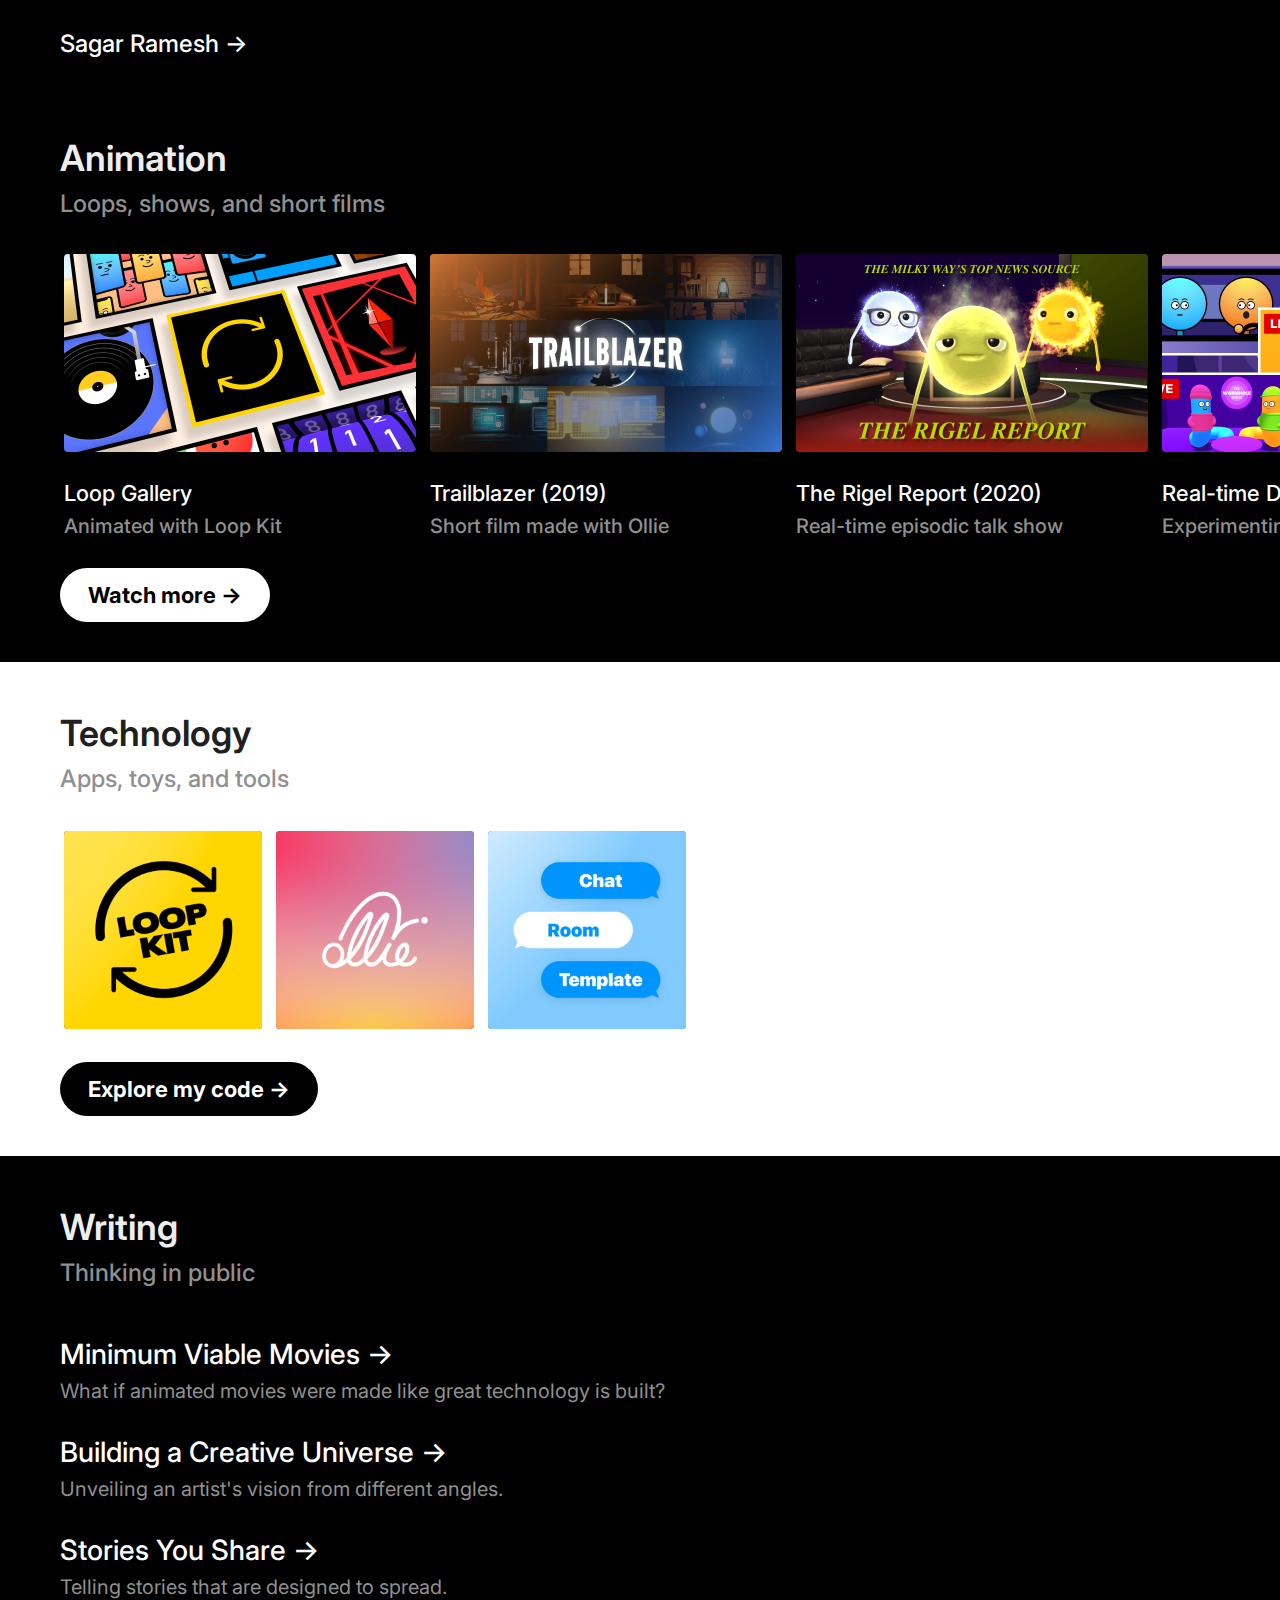
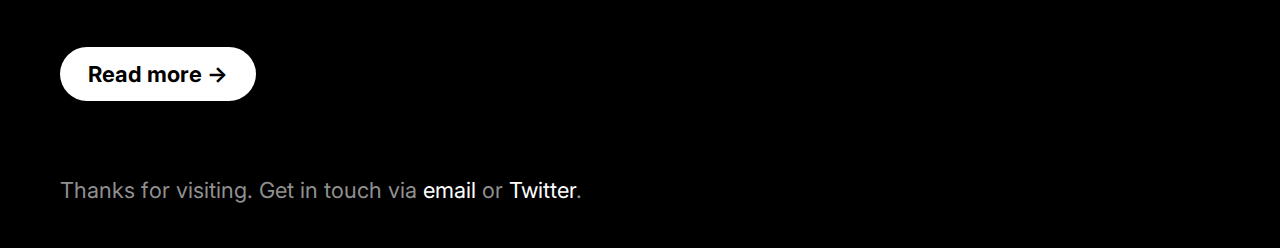
<file: index.html>
<!DOCTYPE html>
<html lang="en">

<head>
	<!-- Global site tag (gtag.js) - Google Analytics -->
<script async src="https://www.googletagmanager.com/gtag/js?id=UA-143595784-1"></script>
<script>
  window.dataLayer = window.dataLayer || [];
  function gtag(){dataLayer.push(arguments);}
  gtag('js', new Date());
  gtag('config', 'UA-143595784-1');

  function openYT() {
  window.open("https://www.youtube.com/channel/UCnutpdQUfdiy-PTiyTADOGw/featured")
}
function openGithub() {
  window.open("https://github.com/sagaramesh")
}
function openSubstack() {
  window.open("https://sagar.substack.com/")
}
</script>
  <meta charset="UTF-8">
  <title>Sagar Ramesh</title>
  <link rel="shortcut icon" type="image/png" href="img/favicon.png">
  <meta name="viewport" content="width=device-width, initial-scale=1.0">
  <link rel="stylesheet" href="css/style.css">
  <link href="https://fonts.googleapis.com/css2?family=Inter&display=swap" rel="stylesheet">
  <link href="https://fonts.googleapis.com/css2?family=Inter:wght@900&display=swap" rel="stylesheet">

  <!-- Facebook preview -->

  <meta property="og:image" content="img/webPreview.png" />
  <meta property="og:type" content="website" />
  <meta property="og:url" content="https://sagarramesh.com/" />
  <meta property="og:title" content="Sagar Ramesh" />
  <meta property="og:description" content="Animating, building, and writing." />

  <!-- Twitter preview -->

  <meta name="twitter:card" content="summary" />
  <meta name="twitter:site" content="@sawgur" />
  <meta name="twitter:title" content="Sagar Ramesh" />
  <meta name="twitter:description" content="Animating, building, and writing." />
  <meta name="twitter:image" content="https://sagarramesh.com/img/webPreviewTwitter.png" />
  
</head>

<body style="background-color:#000000;">

<!-- Page Header -->

<div class="page-header-container" style="background-color:#000000;">
  <div class="page-header">
    <h2><a class="title" href="https://sagarramesh.com/about">Sagar Ramesh →</a></h2>
  </div>
</div>

<!-- Animation - Title and subtitle -->

<div class="header-container" style="background-color:#000000;">
  <div class="header-content">
    <h1>Animation</h1>
    <h2 style="color:#909090; line-height: 28px;">Loops, shows, and short films</h2>
  </div>
</div>

<!-- Carousel -->

<div class="carousel" style="background-color:#000000">
  <div class="carousel-wrapper">
    <!-- Move first carousel item over -->
    <div class="carousel-padder"></div>

      <!-- Carousel Item -->

      <div class="card" onClick="parent.open('https://www.instagram.com/loopkitgallery/')">
        <div class="card-image">
          <img src="img/loopGallery_thumbnail.png" class="image" width="352" height="198">
          <div class="card-CTA-container">
            <div class="card-CTA"><b>Browse</b></div>
          </div>
        </div>
        <div class="card-title" style="color:white">Loop Gallery</div>
        <div class="card-subtitle" style="color:#909090">Animated with Loop Kit</div>
      </div>

      <!-- Carousel Item -->

      <div class="card" onClick="parent.open('https://youtu.be/04Bjs53EtkM')">
        <div class="card-image">
          <img src="img/tbz_thumbnail.png" class="image" width="352" height="198">
          <div class="card-CTA-container">
            <div class="card-CTA"><b>Watch</b></div>
          </div>
        </div>
        <div class="card-title" style="color:white">Trailblazer (2019)</div>
        <div class="card-subtitle" style="color:#909090">Short film made with Ollie</div>
      </div>

      <!-- Carousel Item -->

      <div class="card" onClick="parent.open('https://sagarramesh.com/therigelreport','_self')">
        <div class="card-image">
          <img src="img/rrThumb.png" class="image" width="352" height="198">
          <div class="card-CTA-container">
            <div class="card-CTA"><b>Watch</b></div>
          </div>
        </div>
        <div class="card-title" style="color:white">The Rigel Report (2020)</div>
        <div class="card-subtitle" style="color:#909090">Real-time episodic talk show</div>
      </div>

      <!-- Carousel Item -->

      <div class="card" onClick="parent.open('https://www.youtube.com/playlist?list=PLWZHRQKrraG-TXTzFN93Ga41dYhAbvtl0')">
        <div class="card-image">
          <img src="img/realtime_thumbnail.png" class="image" width="352" height="198">
          <div class="card-CTA-container">
            <div class="card-CTA"><b>Watch</b></div>
          </div>
        </div>
        <div class="card-title" style="color:white">Real-time Demos</div>
        <div class="card-subtitle" style="color:#909090">Experimenting with live animation</div>
      </div>

  </div>
</div>
<div class="carousel-button" style="background-color:#000000;">
  <button class="light" onclick="openYT()">Watch more →</button>
</div>

<!-- Tech - Title and subtitle -->

<div class="header-container" style="background-color:#ffffff;">
  <div class="header-content">
    <h1 style="color: #202020">Technology</h1>
    <h2 style="color:#909090; line-height: 28px;">Apps, toys, and tools</h2>
  </div>
</div>

<!-- Carousel -->

<div class="carousel" style="background-color:#ffffff">
  <div class="carousel-wrapper">
    <!-- Move first carousel item over -->
    <div class="carousel-padder"></div>

      <!-- Carousel Item -->

      <div class="card" onClick="parent.open('https://gumroad.com/l/BJGxn')">
        <div class="card-image">
          <img src="img/loopkit_thumbnail.png" class="image" width="198" height="198">
          <div class="card-CTA-container">
            <div class="card-CTA"><b>View</b></div>
          </div>
        </div>
      </div>

      <!-- Carousel Item -->

      <div class="card" onClick="parent.open('https://www.oculus.com/experiences/rift/2664057663668988/')">
        <div class="card-image">
          <img src="img/ollie_thumbnail.png" class="image" width="198" height="198">
          <div class="card-CTA-container">
            <div class="card-CTA"><b>View</b></div>
          </div>
        </div>
      </div>

      <!-- Carousel Item -->

      <div class="card" onClick="parent.open('https://gum.co/QJqnF')">
        <div class="card-image">
          <img src="img/chatroom_thumbnail.png" class="image" width="198" height="198">
          <div class="card-CTA-container">
            <div class="card-CTA"><b>View</b></div>
          </div>
        </div>
      </div>

  </div>
</div>
<div class="carousel-button" style="background-color:#ffffff;">
  <button class="dark" onclick="openGithub()">Explore my code →</button>
</div>

<!-- Writing - Title and subtitle -->

<div class="header-container" style="background-color:#000000;">
  <div class="header-content">
    <h1>Writing</h1>
    <h2 style="color:#909090; line-height: 28px;">Thinking in public</h2>
  </div>
</div>

<!-- Text List -->

<div class="text-list" style="background-color:#000000;">
  <div class="text-item">
    <h5><a class="list" target="_blank" href="https://sagar.substack.com/p/minimum-viable-movies">Minimum Viable Movies →</a></h5>
    <h6 style="color:#909090">What if animated movies were made like great technology is built?</h6>
  </div>
  <div class="text-item">
    <h5><a class="list" target="_blank" href="https://sagar.substack.com/p/building-a-creative-universe">Building a Creative Universe →</a></h5>
    <h6 style="color:#909090">Unveiling an artist's vision from different angles.</h6>
  </div>
  <div class="text-item">
    <h5><a class="list" target="_blank" href="https://sagar.substack.com/p/stories-you-share">Stories You Share →</a></h5>
    <h6 style="color:#909090">Telling stories that are designed to spread.</h6>
  </div>
</div>

<div class="carousel-button" style="background-color:#000000;">
  <button class="light" onclick="openSubstack()">Read more →</button>
</div>

<!-- Page Footer -->

<div class="footer-container" style="background-color:#000000;">
  <div>
    <p class="footer">Thanks for visiting. Get in touch via <a class="footer" href="mailto:hey@sagarramesh.com">email</a> or <a class="footer" target="_blank" href="https://twitter.com/sawgur">Twitter</a>.</p>
  </div>
</div>

</body>
</html>
</file>
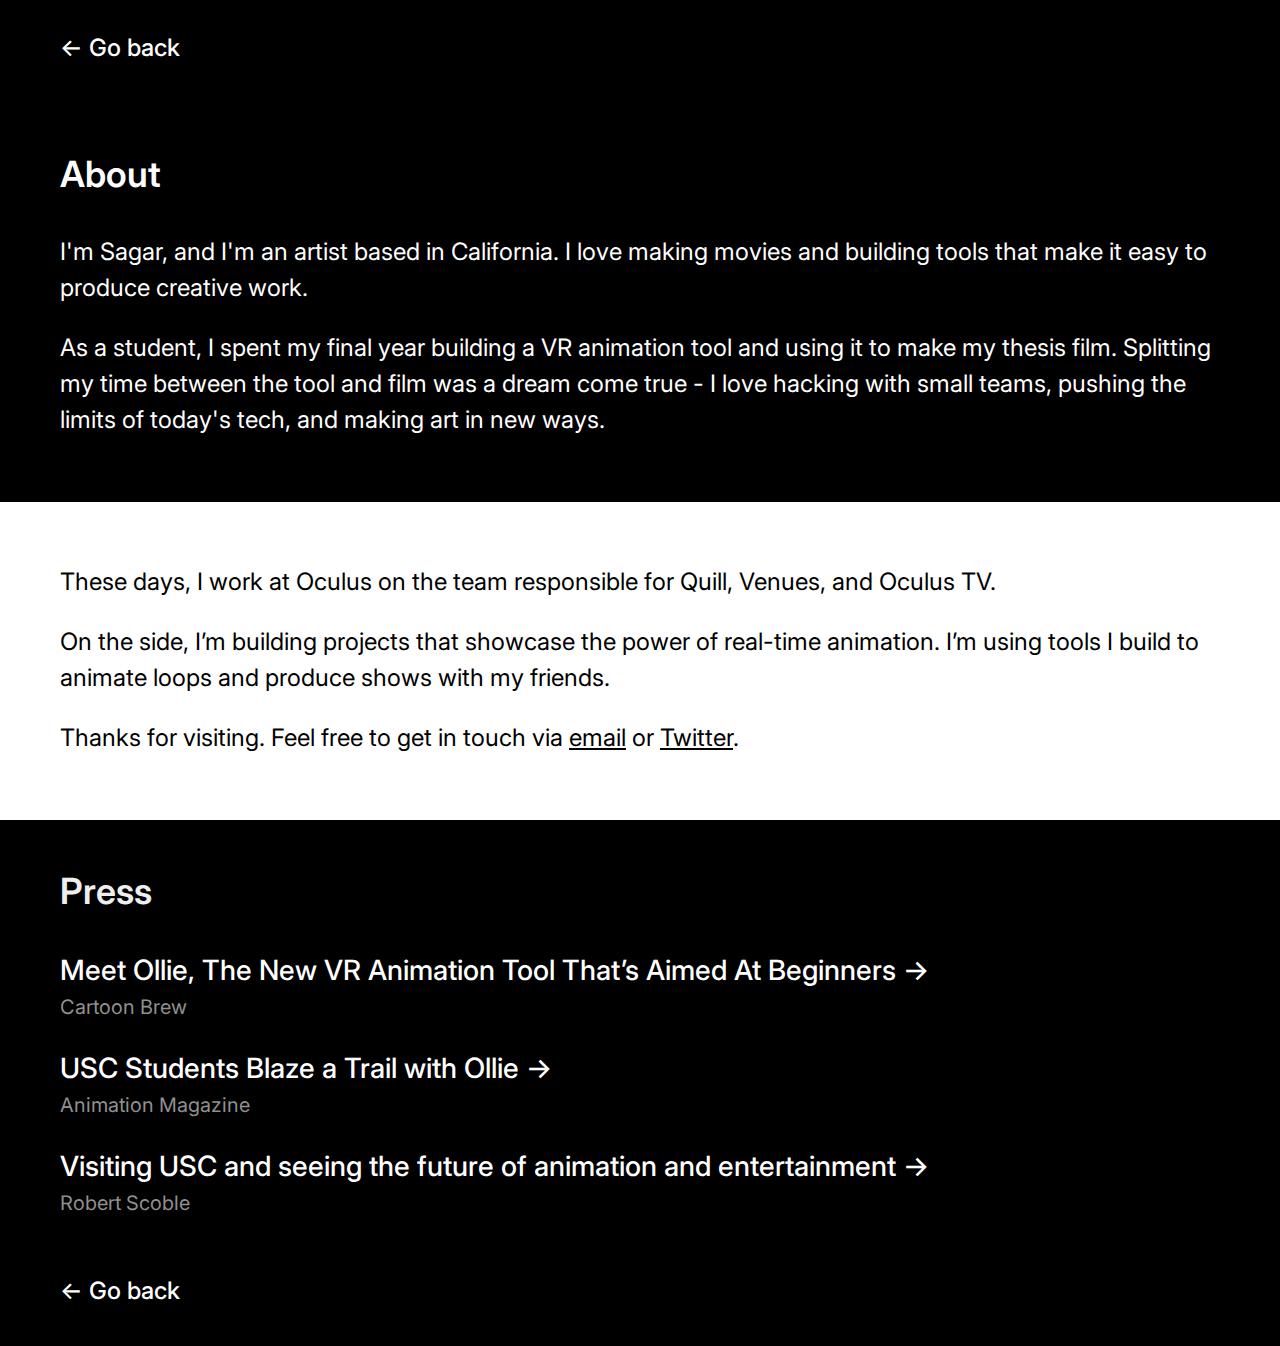
<file: about.html>
<!DOCTYPE html>
<html lang="en" >

<head>
  <!-- Global site tag (gtag.js) - Google Analytics -->
<script async src="https://www.googletagmanager.com/gtag/js?id=UA-143595784-1"></script>
<script>
  window.dataLayer = window.dataLayer || [];
  function gtag(){dataLayer.push(arguments);}
  gtag('js', new Date());
  gtag('config', 'UA-143595784-1');

  function openYT() {
  window.open("https://www.youtube.com/channel/UCnutpdQUfdiy-PTiyTADOGw/featured")
}
function openGithub() {
  window.open("https://github.com/sagaramesh")
}
function openSubstack() {
  window.open("https://sagar.substack.com/")
}
</script>
  <meta charset="UTF-8">
  <title>Sagar Ramesh - About</title>
  <link rel="shortcut icon" type="image/png" href="img/favicon.png">
  <meta name="viewport" content="width=device-width, initial-scale=1.0">
  <link rel="stylesheet" href="css/style.css">
  <link href="https://fonts.googleapis.com/css2?family=Inter&display=swap" rel="stylesheet">
  <link href="https://fonts.googleapis.com/css2?family=Inter:wght@900&display=swap" rel="stylesheet"> 

  <!-- Facebook preview -->

  <meta property="og:image" content="img/webPreview.png" />
  <meta property="og:type" content="website" />
  <meta property="og:url" content="https://sagarramesh.com/" />
  <meta property="og:title" content="Sagar Ramesh" />
  <meta property="og:description" content="Animating, building, and writing." />

  <!-- Twitter preview -->

  <meta name="twitter:card" content="summary" />
  <meta name="twitter:site" content="@sawgur" />
  <meta name="twitter:title" content="Sagar Ramesh" />
  <meta name="twitter:description" content="Animating, building, and writing." />
  <meta name="twitter:image" content="https://sagarramesh.com/img/webPreviewTwitter.png" />
  
</head>

<body style="background-color:#000000;">

<!-- Page Header -->

<div class="footer-container" style="background-color:#000000;">
  <div>
    <h2><a class="title" href="https://sagarramesh.com/">← Go back</a></h2>
  </div>
</div>

<!-- About Header -->

<div class="header-container" style="background-color: #000000">
  <div class="header-content">
    <h1 style="color:#FFFFFF;">About</h1>
  </div>
</div>

<!-- Paragraph -->

<div class="paragraph-container" style="background-color: #000000">
  <div class="paragraph-content">
    <p style="color:#FFFFFF;">I'm Sagar, and I'm an artist based in California. I love making movies and building tools that make it easy to produce creative work.</p>

    <p style="color:#FFFFFF;">As a student, I spent my final year building a VR animation tool and using it to make my thesis film. Splitting my time between the tool and film was a dream come true - I love hacking with small teams, pushing the limits of today's tech, and making art in new ways.</p>

  </div> 
</div>

<div class="paragraph-container" style="background-color: #FFFFFF">
  <div class="paragraph-content">
  	<br>
    <p>These days, I work at Oculus on the team responsible for Quill, Venues, and Oculus TV.</p>

    <p>On the side, I’m building projects that showcase the power of real-time animation. I’m using tools I build to animate loops and produce shows with my friends.</p>

    <p>Thanks for visiting. Feel free to get in touch via <a style="text-decoration:none; color:#000000" target="_blank" href="mailto:hey@sagarramesh.com"><u>email</u></a> or <a style="text-decoration:none; color:#000000" target="_blank" href="https://twitter.com/sawgur"><u>Twitter</u></a>.</p>

  </div> 
</div>

<!-- Press - Title and subtitle -->

<div class="header-container" style="background-color:#000000;">
  <div class="header-content">
    <h1>Press</h1>
  </div>
</div>

<!-- Text List -->

<div class="text-list" style="background-color:#000000;">
  <div class="text-item">
    <h5><a class="list" target="_blank" href="https://www.cartoonbrew.com/vr/the-new-vr-animation-tool-thats-aimed-at-beginners-171011.html">Meet Ollie, The New VR Animation Tool That’s Aimed At Beginners →</a></h5>
    <h6 style="color:#909090">Cartoon Brew</h6>
  </div>
  <div class="text-item">
    <h5><a class="list" target="_blank" href="http://www.animationmagazine.net/schools/usc-students-blaze-a-trail-with-ollie/">USC Students Blaze a Trail with Ollie →</a></h5>
    <h6 style="color:#909090">Animation Magazine</h6>
  </div>
  <div class="text-item">
    <h5><a class="list" target="_blank" href="https://scobleizer.blog/2019/04/23/visiting-usc-and-seeing-the-future-of-animation-and-entertainment/">Visiting USC and seeing the future of animation and entertainment →</a></h5>
    <h6 style="color:#909090">Robert Scoble</h6>
  </div>
</div>

<!-- Page Footer -->

<div class="footer-container" style="background-color:#000000;">
  <div>
    <h2><a class="title" href="https://sagarramesh.com/">← Go back</a></h2>
  </div>
</div>

</body>
</html>
</file>
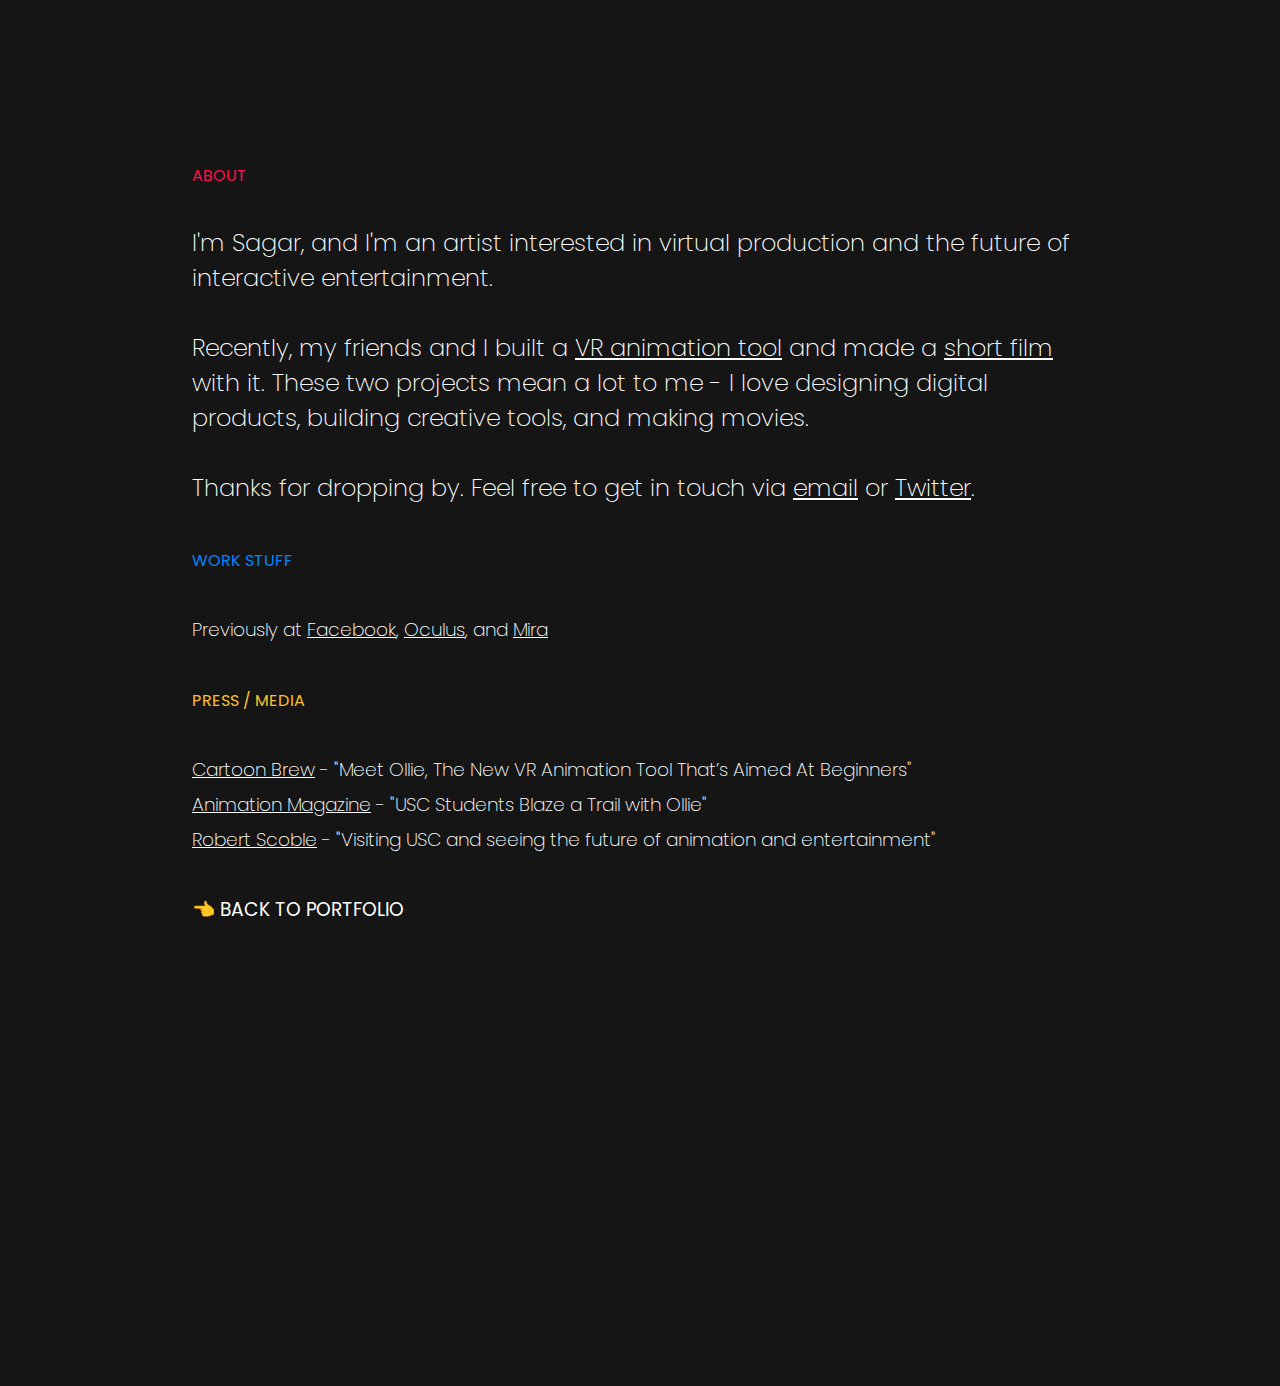
<file: bio.html>
<!DOCTYPE html>
<html lang="en" >

<head>
  <meta charset="UTF-8">
  <title>Sagar Ramesh</title>
  <link rel="shortcut icon" type="image/png" href="img/favicon.png">
  <link href="https://fonts.googleapis.com/css?family=Poppins" rel="stylesheet">
  <link rel="stylesheet" href="css/bioStyle.css"> 
</head>
<body>
    <div class="box red"></div>
        <article>
            <h2>
                <b><a style="color:#FE1049; font-size: 12pt">ABOUT</a></b>
                <br>
                <br>
                <a style="color:#ffffff">I'm Sagar, and I'm an artist interested in virtual production and the future of interactive entertainment.</a>
                <br>
                <br>
                Recently, my friends and I built a <a style="text-decoration:none; color:#ffffff" target="_blank" href="https://ollievr.com/"><u>VR animation tool</u></a> and made a <a style="text-decoration:none; color:#ffffff" target="_blank" href="https://www.youtube.com/embed/nD9ZyT4UCCY"><u>short film</u></a> with it. These two projects mean a lot to me - I love designing digital products, building creative tools, and making movies.
                <br>
                <br>
                Thanks for dropping by. Feel free to get in touch via <a style="text-decoration:none; color:#ffffff" target="_blank" href="mailto:sagarramesh97@gmail.com"><u>email</u></a> or <a style="text-decoration:none; color:#ffffff" target="_blank" href="https://twitter.com/sawgur"><u>Twitter</u></a>.
                <br>
                <br>
                <b><a style="color:#0085FF; font-size: 12pt">WORK STUFF</a></b>
                <br>
                <br>
                <span style="font-size: 14pt">Previously at <a style="text-decoration:none; color:#ffffff" target="_blank" href="https://quill.fb.com/"><u>Facebook</u></a>, <a style="text-decoration:none; color:#ffffff" target="_blank" href="https://www.oculus.com/"><u>Oculus</u></a>, and <a style="text-decoration:none; color:#ffffff" target="_blank" href="https://www.mirareality.com/"><u>Mira</u></a></span>
                <br>
                <br>
                <b><a style="color:#FDC12A; font-size: 12pt">PRESS / MEDIA</a></b>
                <br>
                <br>
                <a style="text-decoration:none; color:#ffffff; font-size: 14pt" target="_blank" href="https://www.cartoonbrew.com/vr/the-new-vr-animation-tool-thats-aimed-at-beginners-171011.html"><u>Cartoon Brew</u> - "Meet Ollie, The New VR Animation Tool That’s Aimed At Beginners"</a>
                <br>
                <a style="text-decoration:none; color:#ffffff; font-size: 14pt" target="_blank" href="http://www.animationmagazine.net/schools/usc-students-blaze-a-trail-with-ollie/"><u>Animation Magazine</u> - "USC Students Blaze a Trail with Ollie"</a>
                <br>
                <a style="text-decoration:none; color:#ffffff; font-size: 14pt" target="_blank" href="https://scobleizer.blog/2019/04/23/visiting-usc-and-seeing-the-future-of-animation-and-entertainment/"><u>Robert Scoble</u> - "Visiting USC and seeing the future of animation and entertainment"</a>
                <br>
                <br>
                <b><a style="text-decoration:none; color:#ffffff; font-size: 14pt" href="index.html">👈 BACK TO PORTFOLIO</a></b>
                <br>
                <br>
            </h2>
        </article>

</body>

</html>
</file>
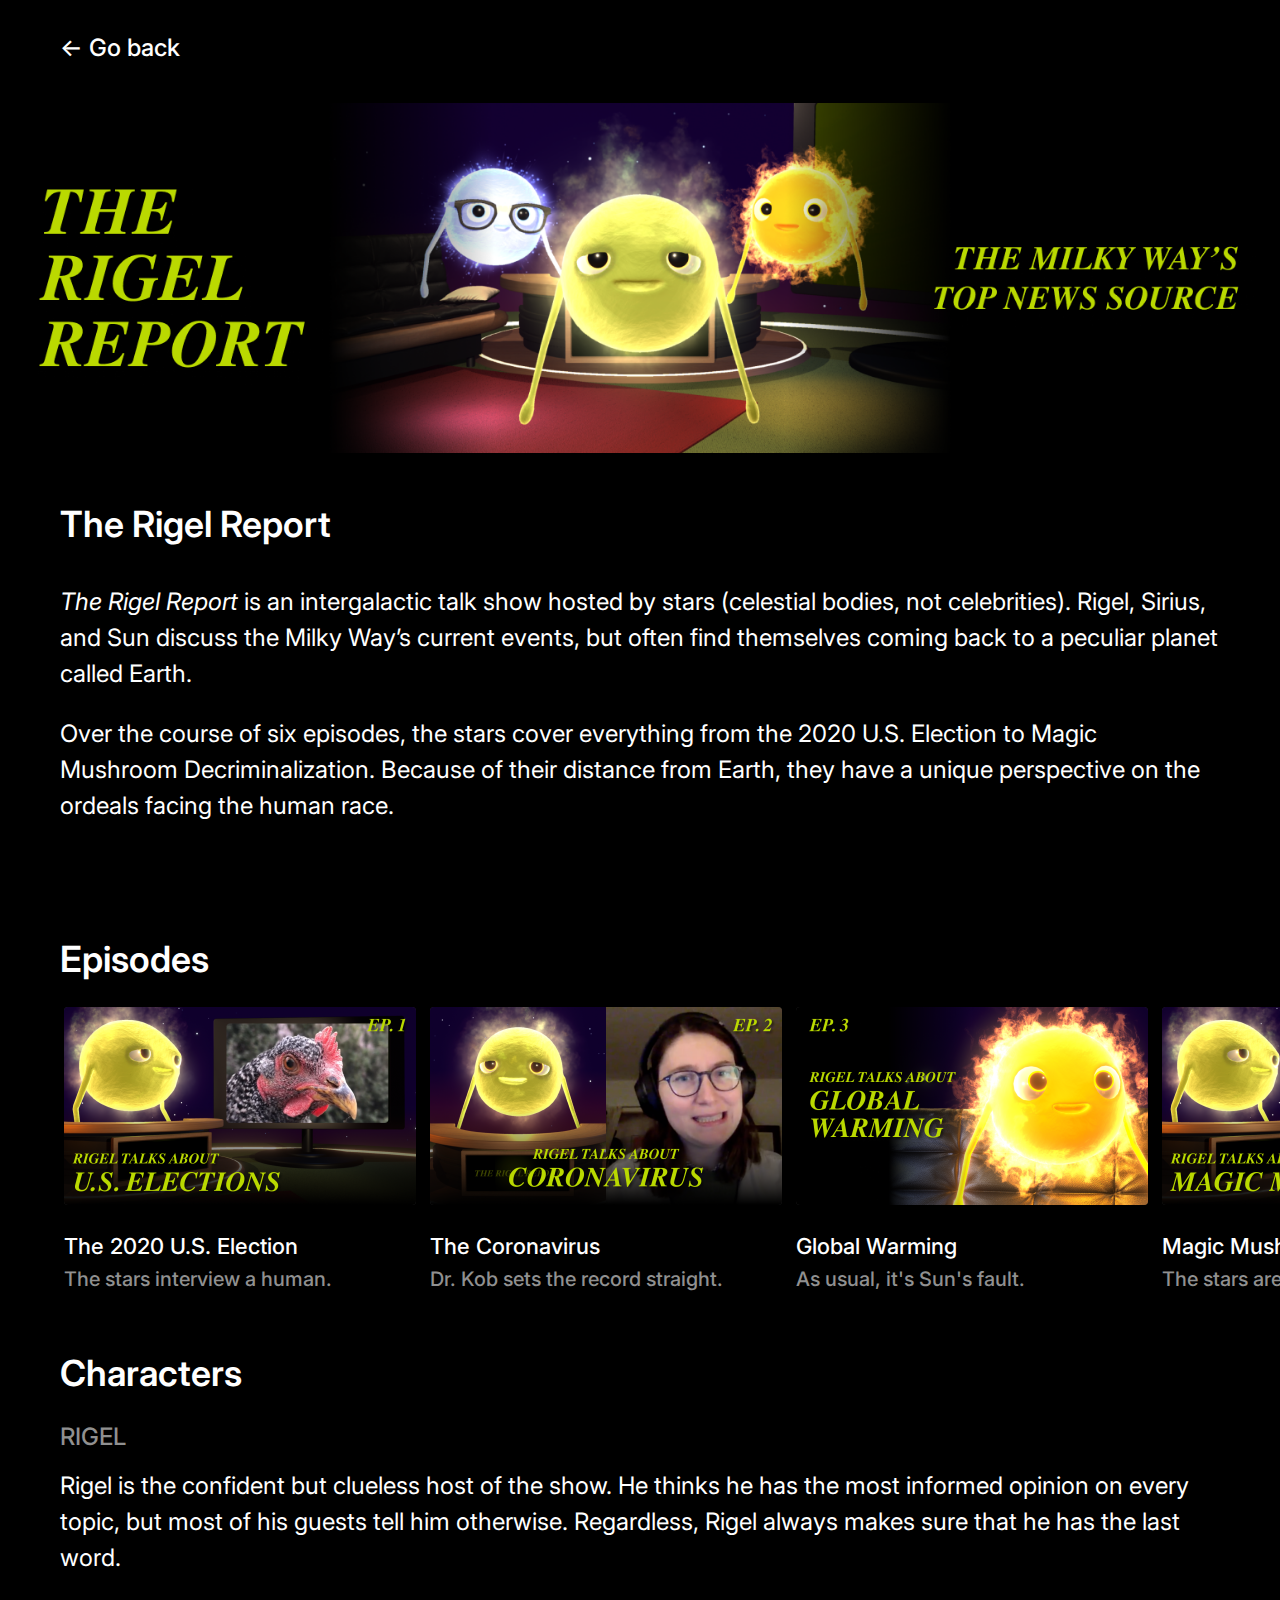
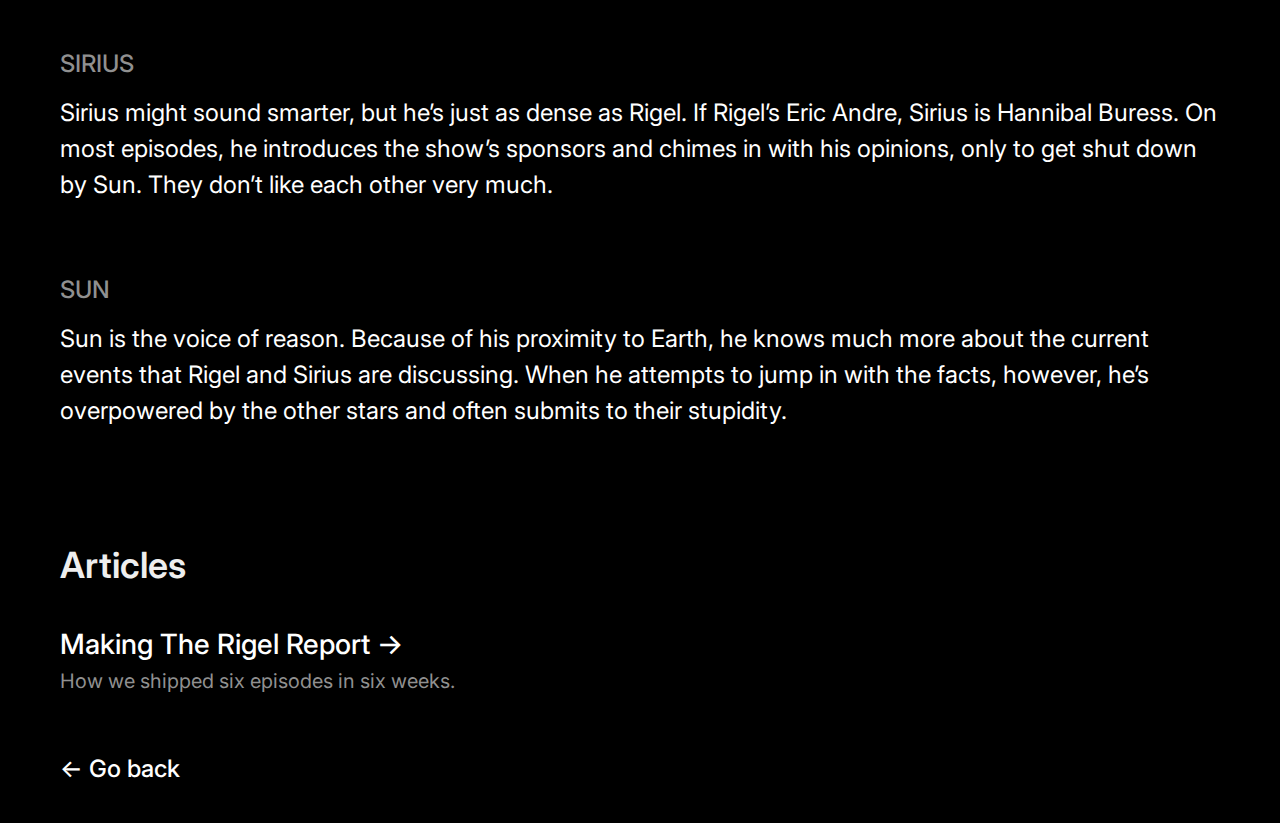
<file: therigelreport.html>
<!DOCTYPE html>
<html lang="en" >

<head>
  <!-- Global site tag (gtag.js) - Google Analytics -->
<script async src="https://www.googletagmanager.com/gtag/js?id=UA-143595784-1"></script>
<script>
  window.dataLayer = window.dataLayer || [];
  function gtag(){dataLayer.push(arguments);}
  gtag('js', new Date());
  gtag('config', 'UA-143595784-1');
  
</script>
  <meta charset="UTF-8">
  <title>The Rigel Report</title>
  <link rel="shortcut icon" type="image/png" href="img/favicon.png">
  <meta name="viewport" content="width=device-width, initial-scale=1.0">
  <link rel="stylesheet" href="css/style.css">
  <link href="https://fonts.googleapis.com/css2?family=Inter&display=swap" rel="stylesheet">
  <link href="https://fonts.googleapis.com/css2?family=Inter:wght@900&display=swap" rel="stylesheet"> 

  <!-- Facebook preview -->

  <meta property="og:image" content="img/webPreview.png" />
  <meta property="og:type" content="website" />
  <meta property="og:url" content="https://sagarramesh.com/" />
  <meta property="og:title" content="Sagar Ramesh" />
  <meta property="og:description" content="Animating, building, and writing." />

  <!-- Twitter preview -->

  <meta name="twitter:card" content="summary" />
  <meta name="twitter:site" content="@sawgur" />
  <meta name="twitter:title" content="Sagar Ramesh" />
  <meta name="twitter:description" content="Animating, building, and writing." />
  <meta name="twitter:image" content="https://sagarramesh.com/img/webPreviewTwitter.png" />
  
</head>

<body style="background-color:#000000;">

<!-- Page Header -->

<div class="footer-container" style="background-color:#000000;">
  <div>
    <h2><a class="title" href="https://sagarramesh.com/">← Go back</a></h2>
  </div>
</div>

<!-- Banner -->

<div class="banner">
  <img src="img/rigelreport/rrBanner.png" style="width:100%;">
</div>

<!-- Page Header -->

<div class="header-container" style="background-color: #000000">
  <div class="header-content">
    <h1 style="color:#FFFFFF;">The Rigel Report</h1>
  </div>
</div>

<!-- Intro Paragraph -->

<div class="paragraph-container" style="background-color: #000000">
  <div class="paragraph-content">
    <p style="color:#FFFFFF;"><i>The Rigel Report</i> is an intergalactic talk show hosted by stars (celestial bodies, not celebrities). Rigel, Sirius, and Sun discuss the Milky Way’s current events, but often find themselves coming back to a peculiar planet called Earth.</p>

    <p style="color:#FFFFFF;">Over the course of six episodes, the stars cover everything from the 2020 U.S. Election to Magic Mushroom Decriminalization. Because of their distance from Earth, they have a unique perspective on the ordeals facing the human race.</p>
  </div> 
</div>

<!-- Episodes - Title -->

<div class="header-container" style="background-color:#000000;">
  <div class="header-content">
    <h1 style="color: #FFFFFF">Episodes</h1>
  </div>
</div>

<!-- Carousel -->

<div class="carousel" style="background-color:#000000">
  <div class="carousel-wrapper">
    <!-- Move first carousel item over -->
    <div class="carousel-padder"></div>

      <!-- Carousel Item -->

      <div class="card" onClick="parent.open('https://www.youtube.com/watch?v=yizsB99LRRo&list=PLAslz-0snME3e3vUhuGxf_rZ6OUjQX0C4&index=2')">
        <div class="card-image">
          <img src="img/rigelreport/EP1.png" class="image" width="352" height="198">
          <div class="card-CTA-container">
            <div class="card-CTA"><b>Watch</b></div>
          </div>
        </div>
        <div class="card-title" style="color:#FFFFFF">The 2020 U.S. Election</div>
        <div class="card-subtitle" style="color:#909090">The stars interview a human.</div>
      </div>

      <!-- Carousel Item -->

      <div class="card" onClick="parent.open('https://www.youtube.com/watch?v=FZ8_GiSKWWM&list=PLAslz-0snME3e3vUhuGxf_rZ6OUjQX0C4&index=3')">
        <div class="card-image">
          <img src="img/rigelreport/EP2.png" class="image" width="352" height="198">
          <div class="card-CTA-container">
            <div class="card-CTA"><b>Watch</b></div>
          </div>
        </div>
        <div class="card-title" style="color:#FFFFFF">The Coronavirus</div>
        <div class="card-subtitle" style="color:#909090">Dr. Kob sets the record straight.</div>
      </div>

      <!-- Carousel Item -->

      <div class="card" onClick="parent.open('https://www.youtube.com/watch?v=TwP2hSgcnKg&list=PLAslz-0snME3e3vUhuGxf_rZ6OUjQX0C4&index=4')">
        <div class="card-image">
          <img src="img/rigelreport/EP3.png" class="image" width="352" height="198">
          <div class="card-CTA-container">
            <div class="card-CTA"><b>Watch</b></div>
          </div>
        </div>
        <div class="card-title" style="color:#FFFFFF">Global Warming</div>
        <div class="card-subtitle" style="color:#909090">As usual, it's Sun's fault.</div>
      </div>

      <!-- Carousel Item -->

      <div class="card" onClick="parent.open('https://www.youtube.com/watch?v=nPEcfv3h0hE&list=PLAslz-0snME3e3vUhuGxf_rZ6OUjQX0C4&index=5')">
        <div class="card-image">
          <img src="img/rigelreport/EP4.png" class="image" width="352" height="198">
          <div class="card-CTA-container">
            <div class="card-CTA"><b>Watch</b></div>
          </div>
        </div>
        <div class="card-title" style="color:#FFFFFF">Magic Mushrooms</div>
        <div class="card-subtitle" style="color:#909090">The stars are enlightened by a CEO.</div>
      </div>

      <!-- Carousel Item -->

      <div class="card" onClick="parent.open('https://www.youtube.com/watch?v=FOzmqoK4geY&list=PLAslz-0snME3e3vUhuGxf_rZ6OUjQX0C4&index=6')">
        <div class="card-image">
          <img src="img/rigelreport/EP5.png" class="image" width="352" height="198">
          <div class="card-CTA-container">
            <div class="card-CTA"><b>Watch</b></div>
          </div>
        </div>
        <div class="card-title" style="color:#FFFFFF">Storming of the U.S. Capitol</div>
        <div class="card-subtitle" style="color:#909090">Featuring Barry the Black Hole.</div>
      </div>

      <!-- Carousel Item -->

      <div class="card" onClick="parent.open('https://www.youtube.com/watch?v=ao8hIcc7TUc&list=PLAslz-0snME3e3vUhuGxf_rZ6OUjQX0C4&index=7')">
        <div class="card-image">
          <img src="img/rigelreport/EP6.png" class="image" width="352" height="198">
          <div class="card-CTA-container">
            <div class="card-CTA"><b>Watch</b></div>
          </div>
        </div>
        <div class="card-title" style="color:#FFFFFF">Earth is Flat</div>
        <div class="card-subtitle" style="color:#909090">It's all semantics, right?</div>
      </div>

  </div>
</div>

<!-- Characters - Title -->

<div class="header-container" style="background-color: #000000">
  <div class="header-content">
    <h1 style="color:#FFFFFF;">Characters</h1>
  </div>
</div>

<!-- Paragraph -->

<div class="paragraph-container" style="background-color: #000000">
  <div class="paragraph-content">
  	<h2 style="color:#909090;">RIGEL</h2>
    <p style="color:#FFFFFF;">Rigel is the confident but clueless host of the show. He thinks he has the most informed opinion on every topic, but most of his guests tell him otherwise. Regardless, Rigel always makes sure that he has the last word.</p>
    <br>

    <h2 style="color:#909090;">SIRIUS</h2>
    <p style="color:#FFFFFF;">Sirius might sound smarter, but he’s just as dense as Rigel. If Rigel’s Eric Andre, Sirius is Hannibal Buress. On most episodes, he introduces the show’s sponsors and chimes in with his opinions, only to get shut down by Sun. They don’t like each other very much. </p>
    <br>

    <h2 style="color:#909090;">SUN</h2>
    <p style="color:#FFFFFF;">Sun is the voice of reason. Because of his proximity to Earth, he knows much more about the current events that Rigel and Sirius are discussing. When he attempts to jump in with the facts, however, he’s overpowered by the other stars and often submits to their stupidity.</p>
  </div> 
</div>

<!-- Articles - Title -->

<div class="header-container" style="background-color:#000000;">
  <div class="header-content">
    <h1>Articles</h1>
  </div>
</div>

<!-- Text List -->

<div class="text-list" style="background-color:#000000;">
  <div class="text-item">
    <h5><a class="list" target="_blank" href="https://sagar.substack.com/p/making-the-rigel-report">Making The Rigel Report →</a></h5>
    <h6 style="color:#909090">How we shipped six episodes in six weeks.</h6>
  </div>
</div>

<!-- Page Footer -->

<div class="footer-container" style="background-color:#000000;">
  <div>
    <h2><a class="title" href="https://sagarramesh.com/">← Go back</a></h2>
  </div>
</div>

</body>
</html>
</file>
<file: css/style.css>
/* General */

body {
  padding: 0;
  margin: 0;
  color: #EEE;
  font-family: 'Inter', sans-serif;
  font-size: 90%;
  background: #F0F0F0;

  -webkit-animation: fadein 3s; /* Safari, Chrome and Opera > 12.1 */
       -moz-animation: fadein 3s; /* Firefox < 16 */
        -ms-animation: fadein 3s; /* Internet Explorer */
         -o-animation: fadein 3s; /* Opera < 12.1 */
            animation: fadein 3s;
}

p {
  color: black;
}

p.footer{
  color:#909090;
  font-size: 22px;
}

a:visited {
  text-decoration: none;
}

/* Fading Animation */

@keyframes fadein {
    from { opacity: 0; }
    to   { opacity: 1; }
}

/* Firefox < 16 */
@-moz-keyframes fadein {
    from { opacity: 0; }
    to   { opacity: 1; }
}

/* Safari, Chrome and Opera > 12.1 */
@-webkit-keyframes fadein {
    from { opacity: 0; }
    to   { opacity: 1; }
}

/* Internet Explorer */
@-ms-keyframes fadein {
    from { opacity: 0; }
    to   { opacity: 1; }
}

/* Opera < 12.1 */
@-o-keyframes fadein {
    from { opacity: 0; }
    to   { opacity: 1; }
}

/* Page Header Links */

a.title {
  transition-duration: 0.2s;
  text-decoration: none;
  color:#FFFFFF;
}

a.title:hover {
  text-decoration: none;
  color:#FFD600;
}

a.title:visited {
  text-decoration: none;
}

/* Page Footer Links */

a.footer {
  transition-duration: 0.2s;
  text-decoration: none;
  color:#FFFFFF;
}

a.footer:hover {
  text-decoration: none;
  color:#FFD600;
}

a.footer:visited {
  text-decoration: none;
}

/* Text List Links */

a.list {
  transition-duration: 0.2s;
  text-decoration: none;
  color:#FFFFFF;
}

a.list:hover {
  text-decoration: none;
  color:#FFD600;
}

a.list:visited {
  text-decoration: none;
}

/* Page Header */

.page-header{
  padding-top: 16px;
  padding-bottom: 16px;
  padding-left: 60px;
  padding-right: 60px;
}

/* Banners */

.banner {
  width: 100%;
  height: auto;
  position: relative;
  text-align: center;
  color: white;
}

img{
  display: block;
}

.banner-content{
  position: absolute;
  top: 50%;
  left: 50%;
  transform: translate(-50%, -50%);
  text-align: center;
}

h3 {
  font-family: 'Inter', sans-serif;
  font-size: 72px;
  font-weight: 800;
  line-height: 10px;
}

h4 {
  font-family: 'Inter', sans-serif;
  font-size: 32px;
  font-weight: 500;
  line-height: 30px;
}

/* Title and Subtitle */

.header-content{
  padding-top: 40px;
  padding-bottom: 2px;
  padding-left: 60px;
  padding-right: 60px;
}

h1 {
  font-family: 'Inter', sans-serif;
  font-size: 36px;
  font-weight: 600;
  line-height: 15px;
}

h2 {
  font-family: 'Inter' sans-serif;
  font-size: 24px;
  font-weight: 500;
  line-height: 100px;
}

/* Text List */

.text-list{
  padding-left: 60px;
  padding-right: 60px;
  padding-top: 12px;
  padding-bottom: 12px;
}

.text-item{
  padding-top: 8px;
  padding-bottom: 8px;
}

h5 {
  font-family: 'Inter', sans-serif;
  font-size: 28px;
  font-weight: 500;

  margin-top: 8px;
  margin-bottom: 8px;
  margin-right: 8px;
}

h6 {
  font-family: 'Inter' sans-serif;
  font-size: 20px;
  font-weight: 400;

  margin-top: 8px;
  margin-bottom: 8px;
  margin-right: 8px;
}

/* Paragraph */

.paragraph-content{
  padding-top: 2px;
  padding-bottom: 40px;
  padding-left: 60px;
  padding-right: 60px;
  line-height: 1.5;
}

/* CTA Button - Light */

button.light {
  font-family: 'Inter', sans-serif;
  font-size: 22px;

  padding-top:14px;
  padding-bottom:14px;
  padding-left:28px;
  padding-right:28px;

  border-radius: 60px;
  border: none;
  color: black;
  font-weight: bold;
  background-color: #FFFFFF;
  text-align: center;
  text-decoration: none;
  display: inline-block;
  cursor: pointer;

  transition-duration: 0.25s;
}

button.light:hover {
  font-family: 'Inter', sans-serif;
  font-size: 22px;

  padding-top:14px;
  padding-bottom:14px;
  padding-left:28px;
  padding-right:28px;

  border-radius: 60px;
  border: none;
  color: black;
  font-weight: bold;

  transition-duration: 0.25s;
  background-color: #FFD600;
  text-align: center;
  text-decoration: none;
  display: inline-block;
  cursor: pointer;
}

button.light:active{
  font-family: 'Inter', sans-serif;
  font-size: 22px;

  padding-top:14px;
  padding-bottom:14px;
  padding-left:28px;
  padding-right:28px;

  border-radius: 60px;
  border: none;
  color: black;
  font-weight: bold;
  background-color: #FFFFFF;
  text-align: center;
  text-decoration: none;
  display: inline-block;
  cursor: pointer;

  transition-duration: 0.25s;
}

/* CTA Button - Yellow */

button.dark {
  font-family: 'Inter', sans-serif;
  font-size: 22px;

  padding-top:14px;
  padding-bottom:14px;
  padding-left:28px;
  padding-right:28px;

  border-radius: 60px;
  border: none;
  color: white;
  font-weight: bold;
  background-color: #000000;
  text-align: center;
  text-decoration: none;
  display: inline-block;
  cursor: pointer;

  transition-duration: 0.25s;
}

button.dark:hover {
  font-family: 'Inter', sans-serif;
  font-size: 22px;

  padding-top:14px;
  padding-bottom:14px;
  padding-left:28px;
  padding-right:28px;

  border-radius: 60px;
  border: none;
  color: black;
  font-weight: bold;

  transition-duration: 0.25s;
  background-color: #FFD600;
  text-align: center;
  text-decoration: none;
  display: inline-block;
  cursor: pointer;
}

button.dark:active{
  font-family: 'Inter', sans-serif;
  font-size: 22px;

  padding-top:14px;
  padding-bottom:14px;
  padding-left:28px;
  padding-right:28px;

  border-radius: 60px;
  border: none;
  color: white;
  font-weight: bold;
  background-color: #000000;
  text-align: center;
  text-decoration: none;
  display: inline-block;
  cursor: pointer;

  transition-duration: 0.25s;
}

button:focus {
  outline:0;
}

/* Carousel & Cards */

.carousel{
  padding-top:14px; 
  padding-bottom:10px;
}

.carousel-button{
  padding-left: 60px;
  padding-top: 20px;
  padding-bottom: 40px;
}

.carousel-wrapper {
  overflow-x: scroll;
  overflow-y: hidden;
  white-space: nowrap;
  -webkit-overflow-scrolling: touch;
}

.carousel-wrapper::-webkit-scrollbar {
  display: none;
}

.carousel-padder{
  display: inline-block;
  width: 60px;
  height: 200px;
}

.card {
    display: inline-block;
    padding-right: 10px;
    cursor: pointer;
}

img {
  display: block;
}

.card-image {
  position: relative;
  width: 50%;
}

.card-title{
  font-family: 'Inter', sans-serif;
  font-weight: 500;
  font-size: 22px; 

  text-align: left;
  padding-top: 28px;
}

.card-subtitle{
  font-family: 'Inter', sans-serif;
  font-weight: 500;
  font-size: 20px; 

  text-align: left;
  padding-top: 8px;
}

.image {
  opacity: 1;
  display: block;
  transition: .2s ease;
  backface-visibility: hidden;
  border-radius: 4px;
  background-color: #303030;
}

.card-CTA-container {
  transition: .2s ease;
  opacity: 0;
  position: absolute;
  top: 50%;
  left: 100%;
  transform: translate(-50%, -50%);
  -ms-transform: translate(-50%, -50%);
  text-align: center;
}

.card-image:hover .image {
  filter: brightness(40%);
}

.card-image:hover .card-CTA-container {
  opacity: 1;
}

.card-CTA {
  color: white;
  font-size: 24px;
}

/* Footer */

.footer-container{
  text-align:left;

  padding-top: 20px;
  padding-bottom: 28px;
  padding-left: 60px;
  padding-right: 60px;
}

/* ------------------------------ Desktop ------------------------------ */

@media screen and (min-width: 801px) {
  .paragraph-content {
    font-size: 24px;
  }
  button{
    font-size: 22px;
  }
  button:hover{
    font-size: 22px;
  }
  button:active{
    font-size: 22px;
  }
  h1 {
  font-family: 'Inter', sans-serif;
  font-size: 36px;
  font-weight: 600;
  line-height: 15px;
}
h2 {
  font-family: 'Inter' sans-serif;
  font-size: 24px;
  font-weight: 500;
  line-height: 15px;
}
.header-content{
  padding-left: 60px;
}
.page-header{
  padding-left: 60px;
}
h3 {
  font-family: 'Inter', sans-serif;
  font-size: 72px;
  font-weight: 800;
  line-height: 8px;
}
h4 {
  font-family: 'Inter', sans-serif;
  font-size: 32px;
  font-weight: 500;
  line-height: 40px;
}
h5 {
  font-size: 28px;
}

h6 {
  font-size: 20px;
}
.carousel-padder{
  width: 60px;
}
.carousel-button{
  padding-left: 60px;
}
.text-list{
  padding-left: 60px;
}
.footer-container {
    padding-left: 60px;
    padding-right: 60px;
  }

.footer{
  line-height: 15px;
}
}

/* ------------------------------ Mobile ------------------------------ */

@media screen and (max-width: 800px) {
  .paragraph-content {
    font-size: 20px;
      padding-left: 30px;
      padding-right: 30px;
  }
  button{
    font-size: 18px;
  }
  button:hover{
    font-size: 18px;
  }
  button:active{
    font-size: 18px;
  }
  h1 {
  font-family: 'Inter', sans-serif;
  font-size: 32px;
  font-weight: 600;
  line-height: 15px;
}
h2 {
  font-family: 'Inter' sans-serif;
  font-size: 22px;
  font-weight: 500;
  line-height: 15px;
}
.header-content{
  padding-left: 30px;
  padding-right: 30px;
}
.page-header{
  padding-left: 30px;
  padding-right: 30px;
}
h3 {
  font-family: 'Inter', sans-serif;
  font-size: 40px;
  font-weight: 800;
  line-height: 8px;
}
h4 {
  font-family: 'Inter', sans-serif;
  font-size: 20px;
  font-weight: 500;
  line-height: 20px;
}
h5 {
  font-size: 24px;
}

h6 {
  font-size: 18px;
  line-height: 32px;
}
.carousel-padder{
  width: 30px;
}
.carousel-button{
  padding-left: 30px;
}
.text-list{
  padding-left: 30px;
  padding-right: 30px;
}
.footer-container {
    padding-left: 30px;
    padding-right: 30px;
  }
p.footer {
  font-family: 'Inter' sans-serif;
  font-size: 20px;
  font-weight: 500;
  line-height: 40px;
}
}
</file>
<file: css/bioStyle.css>
body {
	color: #000;
	width: 100vh;
	height: 150vh;
	background: #151515;
	background-size: 400% 400%;
	padding-bottom: 20px;

	-webkit-animation: fadein 2s; /* Safari, Chrome and Opera > 12.1 */
       -moz-animation: fadein 2s; /* Firefox < 16 */
        -ms-animation: fadein 2s; /* Internet Explorer */
         -o-animation: fadein 2s; /* Opera < 12.1 */
            animation: fadein 2s;
}

@keyframes fadein {
    from { opacity: 0; }
    to   { opacity: 1; }
}

/* Firefox < 16 */
@-moz-keyframes fadein {
    from { opacity: 0; }
    to   { opacity: 1; }
}

/* Safari, Chrome and Opera > 12.1 */
@-webkit-keyframes fadein {
    from { opacity: 0; }
    to   { opacity: 1; }
}

/* Internet Explorer */
@-ms-keyframes fadein {
    from { opacity: 0; }
    to   { opacity: 1; }
}

/* Opera < 12.1 */
@-o-keyframes fadein {
    from { opacity: 0; }
    to   { opacity: 1; }
}

@-webkit-keyframes Gradient {
	0% {
		background-position: 0% 50%
	}
	50% {
		background-position: 100% 50%
	}
	100% {
		background-position: 0% 50%
	}
}

@-moz-keyframes Gradient {
	0% {
		background-position: 0% 50%
	}
	50% {
		background-position: 100% 50%
	}
	100% {
		background-position: 0% 50%
	}
}

@keyframes Gradient {
	0% {
		background-position: 0% 50%
	}
	50% {
		background-position: 100% 50%
	}
	100% {
		background-position: 0% 50%
	}
}

h1,
h2 {
	font-family: 'Poppins', sans-serif;
	color: #ffffff;
	font-weight: 200;
	text-align: left;
	position: absolute;
	top: 15%;
	bottom: 50%;
	right: 15%;
	left: 15%;

		 -webkit-animation: fadein 2s; /* Safari, Chrome and Opera > 12.1 */
       -moz-animation: fadein 2s; /* Firefox < 16 */
        -ms-animation: fadein 2s; /* Internet Explorer */
         -o-animation: fadein 2s; /* Opera < 12.1 */
            animation: fadein 2s;
}
</file>
